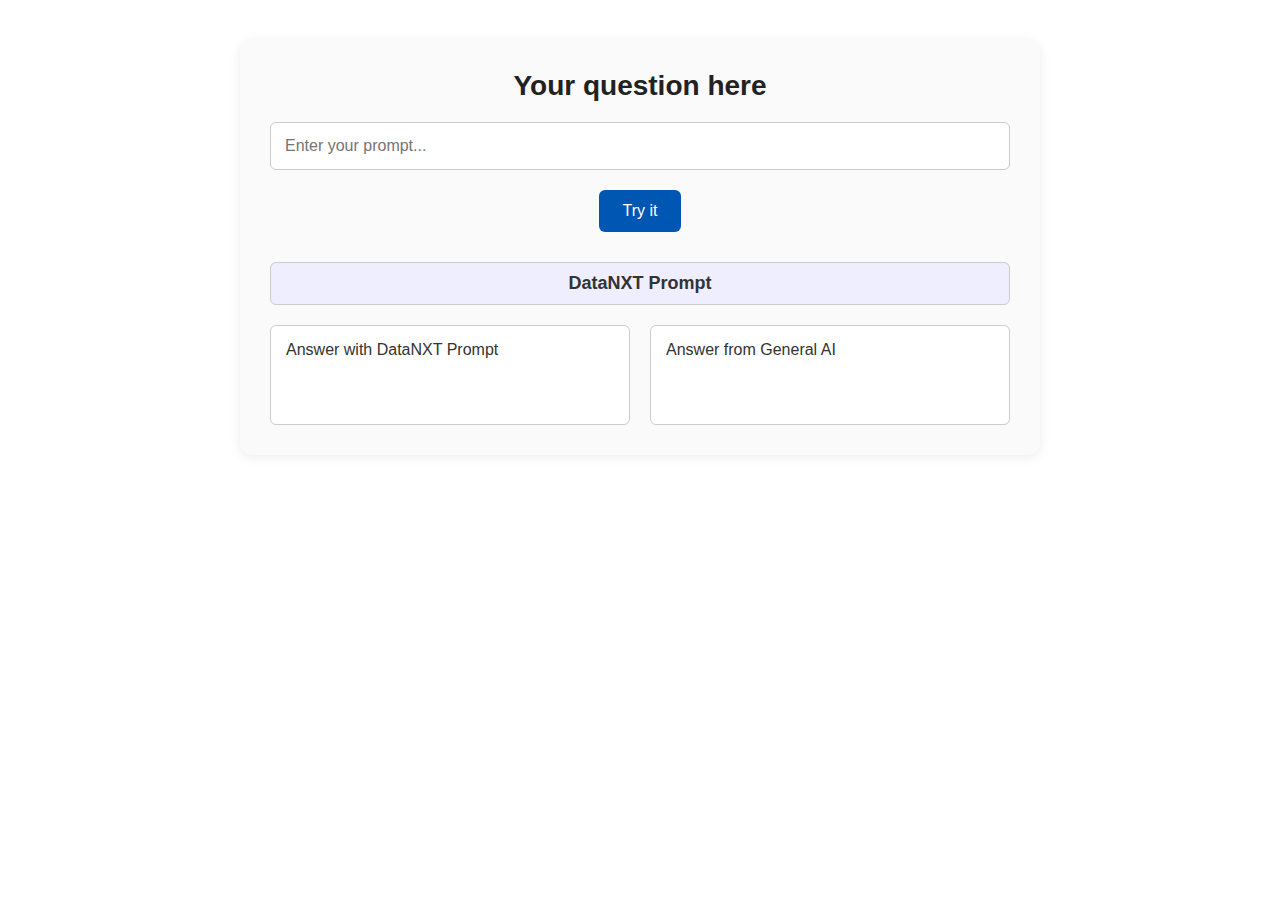
<file: index.html>
<!DOCTYPE html>
<html lang="en">
<head>
  <meta charset="UTF-8" />
  <meta name="viewport" content="width=device-width, initial-scale=1.0"/>
  <title>DataNXT Prompt</title>
  <style>
    /* Basic CSS Reset */
    * {
      box-sizing: border-box;
      margin: 0;
      padding: 0;
    }

    body {
      font-family: -apple-system, BlinkMacSystemFont, "Segoe UI", Roboto, Arial, sans-serif;
      background-color: #fff;
      color: #333;
      text-align: center;
      margin: 0;
      padding: 40px 0; /* add vertical breathing room */
    }

    /* Main container for the prompt UI */
    #container {
      max-width: 800px;
      margin: 0 auto;
      background: #fafafa;
      border-radius: 12px;
      box-shadow: 0 2px 12px rgba(0,0,0,0.08);
      padding: 30px;
    }

    h2 {
      font-size: 1.75rem;
      margin-bottom: 20px;
      font-weight: 600;
      color: #222;
    }

    #prompt-box {
      width: 100%;
      padding: 14px;
      font-size: 16px;
      border: 1px solid #ccc;
      border-radius: 6px;
      margin-bottom: 20px;
    }

    button {
      padding: 12px 24px;
      font-size: 16px;
      border: none;
      border-radius: 6px;
      cursor: pointer;
      background-color: #0056b3;
      color: #fff;
      transition: background-color 0.2s ease, transform 0.2s ease;
    }
    button:hover {
      background-color: #003d80;
      transform: translateY(-1px);
    }

    /* The box displaying the question/prompt being processed */
    #q-smart {
      font-size: 18px;
      font-weight: 600;
      margin: 30px 0 15px;
      padding: 10px;
      border-radius: 6px;
      background: #eef;
      border: 1px solid #ccc;
      width: 100%;
      word-break: break-word;
    }

    h3 {
      font-size: 1.3rem;
      font-weight: 600;
      margin: 25px 0 10px;
      color: #444;
    }

    .answer-container {
      display: flex;
      justify-content: space-between;
      gap: 20px;
      margin-top: 20px;
      flex-wrap: wrap; /* allows wrapping on smaller screens */
    }

    .answer-box {
      flex: 1;
      min-width: 48%;
      background: #fff;
      border-radius: 6px;
      border: 1px solid #ccc;
      padding: 15px;
      min-height: 100px;
      text-align: left;
      overflow-wrap: break-word;
    }

    /* Responsive adjustments */
    @media (max-width: 600px) {
      .answer-box {
        min-width: 100% !important;
      }
    }
</style>
</head>
<body>
  <div id="container">
    <h2>Your question here</h2>
    <input type="text" id="prompt-box" placeholder="Enter your prompt..." />
    <br />
    <button onclick="sendToDatanxt()">Try it</button>
    
    <div id="q-smart">DataNXT Prompt</div>

    <div class="answer-container">
      <div class="answer-box" id="answer-datanxt">Answer with DataNXT Prompt</div>
      <div class="answer-box" id="answer-openai">Answer from General AI</div>
    </div>
  </div>

  <script>
    // Add event listener to trigger sendToDatanxt when Enter is pressed
    document.getElementById("prompt-box").addEventListener("keydown", function(event) {
      if (event.key === "Enter") {
        event.preventDefault(); // Prevent form submission or other default behavior
        sendToDatanxt();
      }
    });
    // Optional: Keep track of "last question" if needed
    let lastQuestion = "";

    async function sendToDatanxt() {
      const prompt = document.getElementById("prompt-box").value.trim();
      if (!prompt) {
        alert("Please enter a prompt!");
        return;
      }
      
      // Temporarily show a notification instead of calling any API
      alert("This feature is currently under review and not yet operational. Will be available within the next 7 days!");
      
      // If you'd like to keep the UI updates, you can still show a placeholder:
      document.getElementById("q-smart").innerText = "Under Review: " + prompt;
      document.getElementById("answer-datanxt").innerText = "DataNXT Agent is not available right now.";
      document.getElementById("answer-openai").innerText = "General AI Agent is not available right now.";

      // Below is the future code you can re-enable when your API is ready:
      /*
      try {
        // 1) Call DataNXT Agent
        const datanxtResponse = await fetch("https://YOUR_AZURE_FUNCTION_URL/api/assistant", {
          method: "POST",
          headers: { "Content-Type": "application/json" },
          body: JSON.stringify({
            question: prompt,
            last_question: lastQuestion,
            assistant_id: "asst_GWSUFfeVsOBwdBO06w0O30Hv"
          })
        });
        const datanxtData = await datanxtResponse.json();
        const datanxtAnswer = datanxtData.assistant_answer || "No response from DataNXT Agent";

        // 2) Call OpenAI Agent
        const openaiAgentResponse = await fetch("https://YOUR_AZURE_FUNCTION_URL/api/assistant", {
          method: "POST",
          headers: { "Content-Type": "application/json" },
          body: JSON.stringify({
            question: prompt,
            last_question: lastQuestion,
            assistant_id: "asst_4Fs8NcaqETBJNTgj4znCLMBN"
          })
        });
        const openaiAgentData = await openaiAgentResponse.json();
        const openaiAgentAnswer = openaiAgentData.assistant_answer || "No response from OpenAI Agent";

        // Update the UI
        document.getElementById("q-smart").innerText = "Q-Smart: " + prompt;
        document.getElementById("answer-datanxt").innerText = datanxtAnswer;
        document.getElementById("answer-openai").innerText = openaiAgentAnswer;

        // Store this prompt as lastQuestion
        lastQuestion = prompt;
      } catch (error) {
        console.error("Error:", error);
        document.getElementById("answer-datanxt").innerText = "Error calling DataNXT Agent.";
        document.getElementById("answer-openai").innerText = "Error calling OpenAI Agent.";
      }
      */
    }
  </script>
</body>
</html>
</file>
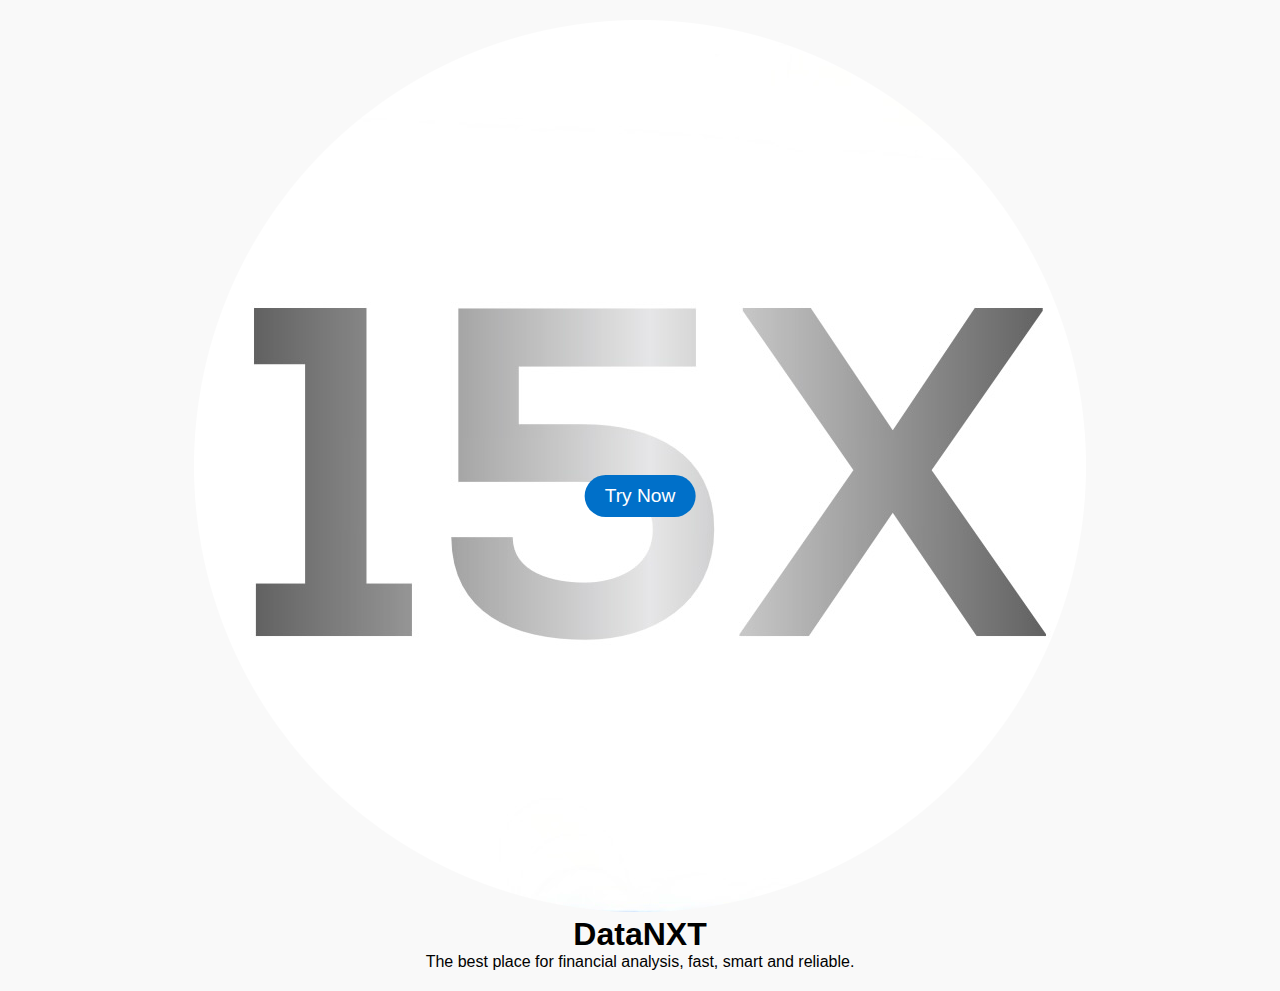
<file: test.html>
<!DOCTYPE html>
<html lang="en">
<head>
  <meta charset="UTF-8">
  <meta name="viewport" content="width=device-width, initial-scale=1.0">
  <title>Landing Page</title>
  <link rel="stylesheet" href="styles.css">
</head>
<body>
  <header class="header">
    <img src="DataNXT_logo_raw.png" alt="DataNXT Logo" class="logo">
    <span></span>
  </header>
  <div class="container">
    <main class="main-content">
      <div class="icon-section">
        <img src="15_improvement.png" alt="15x Improvement" class="icon">
      </div>
      <h1>DataNXT</h1>
      <button class="sign-in-button">Try Now</button>
      <p>The best place for financial analysis, fast, smart and reliable.</p>
    </main>
  </div>
</body>
</html>
</file>
<file: styles.css>
/* --------------------------------------------------------------------- */
/* Small Fixed Icon in the Upper Left Corner                             */
/* --------------------------------------------------------------------- */
#dataNXTIcon {
  position: fixed;           /* Remains in the viewport regardless of scroll */
  top: 20px;                /* Vertical offset */
  left: 20px;               /* Horizontal offset */
  width: 50px;              /* Fixed small width */
  height: auto;             /* Maintain aspect ratio */
  z-index: 15;              /* Ensure the icon stays above other content */
  transition: all 0.3s ease-in-out;
}

/* Optional media queries for slight adjustments on smaller screens */
@media (max-width: 768px) {
  #dataNXTIcon {
    width: 45px;
  }
}

@media (max-width: 480px) {
  #dataNXTIcon {
    width: 40px;
  }
}

/* --------------------------------------------------------------------- */
/* Existing Styles Below                                                 */
/* --------------------------------------------------------------------- */

/* Reset and basic styles remain the same */
* {
  margin: 0;
  padding: 0;
  box-sizing: border-box;
}

body {
  font-family: 'Arial', sans-serif;
  background-color: #f9f9f9;
  min-height: 100vh;
  overflow-x: hidden;
  position: relative;
}

/* Header initially hidden */
.header {
  opacity: 0;
  visibility: hidden;
  transition: opacity 0.5s ease-in-out, visibility 0.5s ease-in-out;
  position: fixed;
  top: 0;
  left: 0;
  width: 100%;
  height: 80px;
  background-color: #fff;
  box-shadow: 0 2px 5px rgba(0, 0, 0, 0.1);
  z-index: 5;
}

/* Main content container */
.container {
  display: flex;
  min-height: 100vh;
  padding-top: 80px;
}

.main-content {
  flex: 1;
  display: flex;
  flex-direction: column;
  align-items: center;
  justify-content: center;
  padding: 20px;
  position: relative;
  margin-top: -80px; /* This will move the content up */
}

/* Logo styling */
.main-logo {
  position: absolute;
  top: 32%; /* Moved higher */
  left: 50%;
  transform: translate(-50%, -50%);
  width: 250px;
  height: 250px;
  transition: all 0.8s cubic-bezier(0.4, 0, 0.2, 1);
  z-index: 10;
  cursor: default;
  pointer-events: none;
}

/* Button styling */
.sign-in-button {
  position: absolute;
  top: 50%;
  left: 50%;
  transform: translate(-50%, -50%);
  background-color: #0070c9;
  color: white;
  border: none;
  border-radius: 30px;
  padding: 10px 20px;
  font-size: 1.2rem;
  cursor: pointer;
  transition: opacity 0.3s ease-in-out;
  z-index: 10;
}

/* Title styling */
.main-title {
  position: absolute;
  top: calc(53%); /* Adjusted position */
  left: 50%;
  transform: translateX(-50%);
  font-size: 4rem;
  color: #0070c9;
  transition: all 0.8s cubic-bezier(0.4, 0, 0.2, 1);
  z-index: 10;
  margin: 0;
  text-align: center;
}

/* Tagline styling */
.main-tagline {
  position: absolute;
  top: calc(53% + 80px); /* Adjusted to maintain spacing with title */
  left: 50%;
  transform: translateX(-50%);
  font-size: 1.5rem;
  color: #0070c9;
  text-align: center;
  transition: all 0.8s cubic-bezier(0.4, 0, 0.2, 1);
  z-index: 10;
  white-space: nowrap;
}

.main-logo.move-to-header {
  position: fixed;
  top: 10px;
  left: 20px;
  transform: none;
  width: 60px;
  height: 60px;
}

.main-title.move-to-header-title {
  position: fixed;
  top: 15px;
  left: 100px;
  transform: none;
  font-size: 1.8rem;
  /* Removed invalid 'content' property */
}

.main-tagline.move-to-header-tagline {
  position: fixed;
  top: 50px;
  left: 100px;
  transform: none;
  font-size: 0.9rem;
} 

/* Chatbot iframe */
.chatbot-iframe {
  position: fixed;
  top: 80px;
  left: 0;
  width: 100%;
  height: calc(100vh - 80px);
  border: none;
  opacity: 0;
  transition: opacity 0.5s ease-in-out;
  z-index: 4;
}

body.chat-active .chatbot-iframe {
  opacity: 1;
}

/* Make logo clickable only when chatbot is active */
body.chat-active .main-logo {
  cursor: pointer;
  pointer-events: auto;
}

/* Header visible when chat-active is added to body */
body.chat-active .header {
  opacity: 1;
  visibility: visible;
}

/* Force hardware acceleration */
.main-logo,
.main-title,
.main-tagline {
  will-change: transform, width, height, font-size;
  backface-visibility: hidden;
}
</file>
